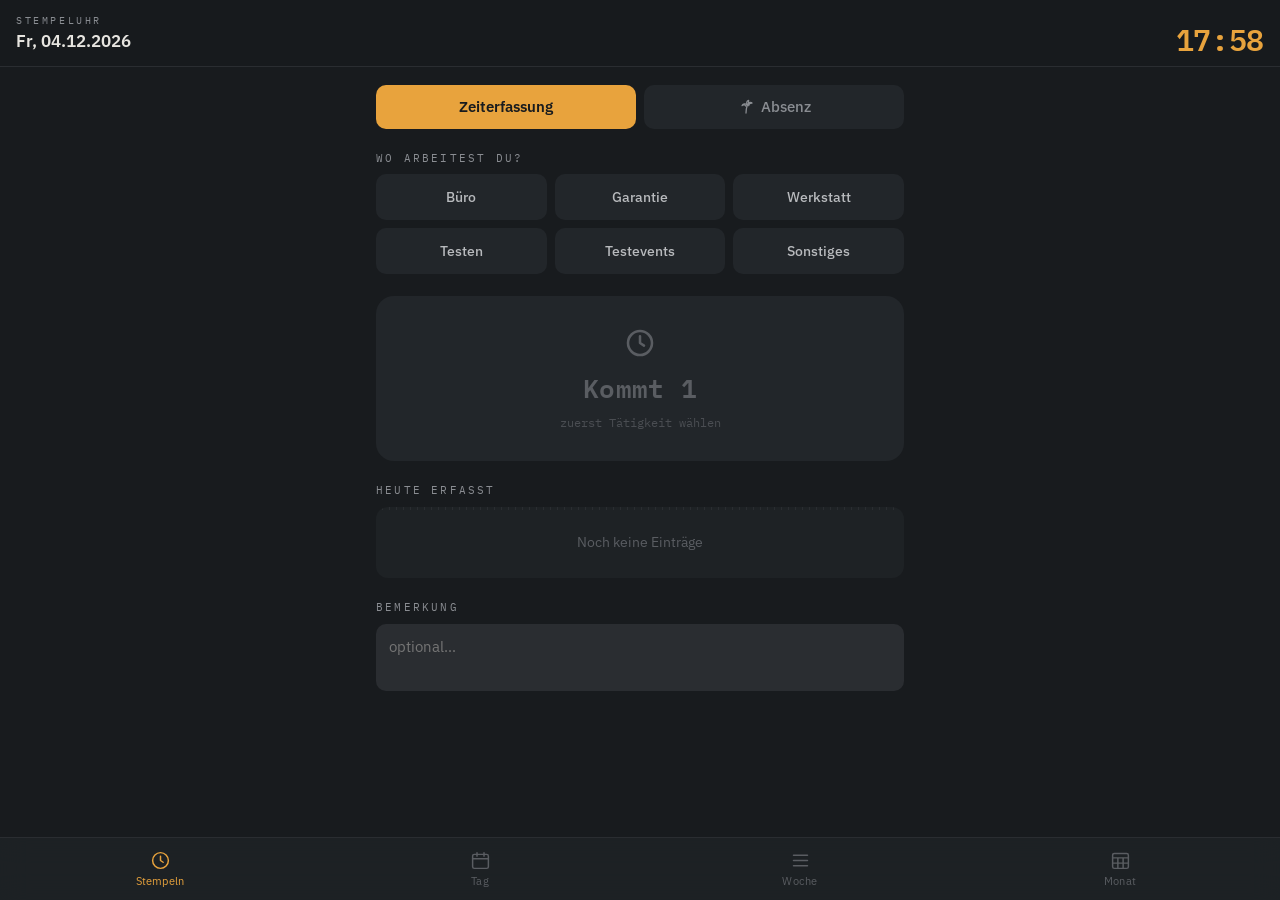
<file: index.html>
<!DOCTYPE html>
<html lang="de">
  <head>
    <meta charset="utf-8" />
    <meta name="viewport" content="width=device-width, initial-scale=1, viewport-fit=cover, maximum-scale=1" />
    <title>Stempeluhr</title>

    <meta name="description" content="Mobile Arbeitszeiterfassung – offline, lokal, mit CSV-Export." />
    <meta name="theme-color" content="#181B1E" />
    <meta name="color-scheme" content="dark" />

    <!-- iOS Homescreen -->
    <meta name="apple-mobile-web-app-capable" content="yes" />
    <meta name="mobile-web-app-capable" content="yes" />
    <meta name="apple-mobile-web-app-status-bar-style" content="black-translucent" />
    <meta name="apple-mobile-web-app-title" content="Stempeluhr" />
    <link rel="apple-touch-icon" href="./icons/icon-192.png" />

    <link rel="manifest" href="./manifest.json" />
    <link rel="icon" href="./icons/icon-192.png" />

    <link rel="preconnect" href="https://fonts.googleapis.com" />
    <link rel="preconnect" href="https://fonts.gstatic.com" crossorigin />
    <link
      rel="stylesheet"
      href="https://fonts.googleapis.com/css2?family=IBM+Plex+Mono:wght@400;500;600;700&family=IBM+Plex+Sans:wght@400;500;600;700&display=swap"
    />
    <link rel="stylesheet" href="./styles.css" />
  </head>

  <body>
    <header class="topbar">
      <div class="topbar-left">
        <div class="eyebrow">Stempeluhr</div>
        <div class="topbar-date" id="topbarDate">–</div>
      </div>
      <div class="clock" id="clock">--:--</div>
    </header>

    <main id="screen" class="screen" aria-live="polite">
      <div class="loading">Lädt…</div>
    </main>

    <nav class="tabbar" id="tabbar" role="tablist" aria-label="Ansicht">
      <button class="tab" data-screen="stempeln" role="tab" aria-selected="true">
        <svg viewBox="0 0 24 24" class="tab-ico" aria-hidden="true">
          <circle cx="12" cy="12" r="9" /><path d="M12 7v5l3 2" />
        </svg>
        <span>Stempeln</span>
      </button>
      <button class="tab" data-screen="tag" role="tab" aria-selected="false">
        <svg viewBox="0 0 24 24" class="tab-ico" aria-hidden="true">
          <rect x="3" y="5" width="18" height="16" rx="2" /><path d="M3 10h18M8 3v4M16 3v4" />
        </svg>
        <span>Tag</span>
      </button>
      <button class="tab" data-screen="woche" role="tab" aria-selected="false">
        <svg viewBox="0 0 24 24" class="tab-ico" aria-hidden="true">
          <path d="M4 6h16M4 12h16M4 18h16" />
        </svg>
        <span>Woche</span>
      </button>
      <button class="tab" data-screen="monat" role="tab" aria-selected="false">
        <svg viewBox="0 0 24 24" class="tab-ico" aria-hidden="true">
          <rect x="3" y="4" width="18" height="17" rx="2" />
          <path d="M3 9h18M9 9v12M15 9v12M3 15h18" />
        </svg>
        <span>Monat</span>
      </button>
    </nav>

    <div class="toast" id="toast" role="status" aria-live="polite" hidden></div>

    <script src="./db.js"></script>
    <script src="./app.js"></script>
  </body>
</html>
</file>
<file: styles.css>
/* Stempeluhr – dunkles, industrielles Design.
   Amber = Kommt / aktive Auswahl, Türkis = Geht / Absenz. */

:root {
  --bg: #181b1e;
  --surface: #1e2225;
  --surface-2: #22262a;
  --surface-3: #2a2d31;
  --line: #2a2d31;
  --line-soft: #34383d;
  --text: #e7e5e0;
  --text-2: #b8babd;
  --muted: #8a8d92;
  --dim: #5a5d62;
  --amber: #e8a33d;
  --amber-lite: #ffc46b;
  --teal: #4fb8a8;
  --teal-lite: #7fddd0;
  --danger: #d9646a;

  --mono: 'IBM Plex Mono', ui-monospace, SFMono-Regular, Menlo, Consolas, monospace;
  --sans: 'IBM Plex Sans', -apple-system, BlinkMacSystemFont, 'Segoe UI', Roboto, sans-serif;

  --pad: 16px;
  --radius: 12px;
  --tabbar-h: 62px;
  --safe-top: env(safe-area-inset-top, 0px);
  --safe-bottom: env(safe-area-inset-bottom, 0px);
}

* {
  box-sizing: border-box;
  -webkit-tap-highlight-color: transparent;
}

html,
body {
  margin: 0;
  padding: 0;
  background: var(--bg);
  color: var(--text);
  font-family: var(--sans);
  font-size: 16px;
  line-height: 1.4;
  overscroll-behavior-y: none;
}

body {
  min-height: 100vh;
  min-height: 100dvh;
  -webkit-font-smoothing: antialiased;
}

button {
  font-family: inherit;
  font-size: inherit;
  color: inherit;
  border: none;
  background: none;
  cursor: pointer;
}

input,
textarea,
select {
  font-family: inherit;
  font-size: 16px; /* verhindert Auto-Zoom auf iOS */
  color: var(--text);
}

.mono {
  font-family: var(--mono);
  font-variant-numeric: tabular-nums;
}

/* ---------- Topbar ---------- */

.topbar {
  position: sticky;
  top: 0;
  z-index: 20;
  display: flex;
  align-items: flex-end;
  justify-content: space-between;
  gap: 12px;
  padding: calc(var(--safe-top) + 14px) var(--pad) 12px;
  background: rgba(24, 27, 30, 0.94);
  backdrop-filter: blur(12px);
  -webkit-backdrop-filter: blur(12px);
  border-bottom: 1px solid var(--line);
}

.eyebrow {
  font-family: var(--mono);
  font-size: 10px;
  letter-spacing: 0.26em;
  text-transform: uppercase;
  color: var(--muted);
}

.topbar-date {
  font-size: 17px;
  font-weight: 600;
  margin-top: 2px;
}

.clock {
  font-family: var(--mono);
  font-variant-numeric: tabular-nums;
  font-size: 30px;
  font-weight: 600;
  line-height: 1;
  color: var(--amber);
  letter-spacing: -0.01em;
}

/* ---------- Screen ---------- */

.screen {
  padding: 18px var(--pad) calc(var(--tabbar-h) + var(--safe-bottom) + 28px);
  max-width: 560px;
  margin: 0 auto;
}

.loading {
  padding: 60px 0;
  text-align: center;
  font-family: var(--mono);
  font-size: 13px;
  letter-spacing: 0.2em;
  color: var(--amber);
}

.section {
  margin-top: 22px;
}
.section:first-child {
  margin-top: 0;
}

.label {
  font-family: var(--mono);
  font-size: 11px;
  letter-spacing: 0.2em;
  text-transform: uppercase;
  color: var(--muted);
  margin-bottom: 8px;
  display: block;
}

.hint {
  font-size: 11.5px;
  color: var(--dim);
  line-height: 1.5;
  margin-top: 10px;
}
.hint.center {
  text-align: center;
}

/* ---------- Segmented control ---------- */

.seg {
  display: flex;
  gap: 8px;
}

.seg-btn {
  flex: 1;
  min-height: 44px;
  border-radius: 10px;
  background: var(--surface-2);
  color: var(--muted);
  font-size: 14.5px;
  font-weight: 500;
  display: flex;
  align-items: center;
  justify-content: center;
  gap: 7px;
  transition: background 0.15s, color 0.15s;
}

.seg-btn[aria-pressed='true'] {
  background: var(--amber);
  color: var(--bg);
  font-weight: 600;
}

.seg-btn.teal[aria-pressed='true'] {
  background: var(--teal);
  color: var(--bg);
}

.seg-btn svg {
  width: 16px;
  height: 16px;
}

/* ---------- Chips ---------- */

.chip-grid {
  display: grid;
  grid-template-columns: repeat(3, 1fr);
  gap: 8px;
}

.chip-row {
  display: flex;
  flex-wrap: wrap;
  gap: 8px;
}

.chip {
  min-height: 46px;
  padding: 6px 10px;
  border-radius: 10px;
  border: 2px solid transparent;
  background: var(--surface-2);
  color: var(--text-2);
  font-size: 14px;
  font-weight: 500;
  display: inline-flex;
  align-items: center;
  justify-content: center;
  gap: 6px;
  text-align: center;
  transition: transform 0.12s, background 0.12s, border-color 0.12s, box-shadow 0.12s;
}

.chip-row .chip {
  min-height: 42px;
  border-radius: 999px;
  padding: 6px 16px;
}

.chip .check {
  width: 15px;
  height: 15px;
  flex: none;
  display: none;
}

.chip[aria-pressed='true'] {
  background: var(--amber);
  color: var(--bg);
  border-color: var(--amber-lite);
  font-weight: 700;
  transform: scale(1.04);
  box-shadow: 0 0 0 3px rgba(232, 163, 61, 0.25);
}

.chip.teal[aria-pressed='true'] {
  background: var(--teal);
  border-color: var(--teal-lite);
  box-shadow: 0 0 0 3px rgba(79, 184, 168, 0.25);
}

.chip[aria-pressed='true'] .check {
  display: block;
}

.chip:active {
  transform: scale(0.97);
}

/* ---------- Stempel-Button ---------- */

.punch {
  width: 100%;
  border-radius: 18px;
  padding: 30px 16px;
  display: flex;
  flex-direction: column;
  align-items: center;
  gap: 8px;
  background: var(--surface-2);
  color: var(--dim);
  transition: transform 0.1s, background 0.15s, color 0.15s;
  border: 1px solid transparent;
}

.punch:active {
  transform: scale(0.985);
}

.punch.kommt {
  background: var(--amber);
  color: var(--bg);
  box-shadow: 0 10px 30px -14px rgba(232, 163, 61, 0.7);
}

.punch.geht {
  background: #3e4348;
  color: var(--text);
  border-color: var(--teal);
  box-shadow: 0 10px 30px -16px rgba(79, 184, 168, 0.6);
}

.punch-ico {
  width: 32px;
  height: 32px;
}

.punch-title {
  font-family: var(--mono);
  font-size: 26px;
  font-weight: 600;
  letter-spacing: 0.01em;
}

.punch-sub {
  font-family: var(--mono);
  font-size: 12px;
  opacity: 0.72;
}

/* ---------- Cards / Listen ---------- */

.card {
  background: var(--surface);
  border-radius: var(--radius);
  padding: 14px;
}

.card + .card {
  margin-top: 10px;
}

.list {
  background: var(--surface);
  border-radius: var(--radius);
  overflow: hidden;
}

.row {
  display: flex;
  align-items: center;
  justify-content: space-between;
  gap: 10px;
  padding: 11px 14px;
  min-height: 52px;
  border-top: 1px solid var(--line);
}
.row:first-child {
  border-top: none;
}

.row-left {
  display: flex;
  align-items: center;
  gap: 10px;
  min-width: 0;
}

.dot {
  width: 8px;
  height: 8px;
  border-radius: 50%;
  flex: none;
  background: var(--dim);
}
.dot.amber {
  background: var(--amber);
}
.dot.teal {
  background: var(--teal);
}

.row-title {
  font-size: 14px;
  color: var(--text-2);
  white-space: nowrap;
}

.badge {
  font-family: var(--mono);
  font-size: 11px;
  padding: 2px 6px;
  border-radius: 5px;
  background: var(--surface-3);
  color: var(--amber);
  white-space: nowrap;
  overflow: hidden;
  text-overflow: ellipsis;
}

.row-right {
  display: flex;
  align-items: center;
  gap: 6px;
  flex: none;
}

.time {
  font-family: var(--mono);
  font-variant-numeric: tabular-nums;
  font-size: 18px;
  font-weight: 500;
}

.iconbtn {
  width: 40px;
  height: 40px;
  display: inline-flex;
  align-items: center;
  justify-content: center;
  color: var(--dim);
  border-radius: 8px;
}
.iconbtn svg {
  width: 17px;
  height: 17px;
}
.iconbtn:active {
  background: var(--surface-3);
}
.iconbtn.ok {
  color: var(--teal);
}
.iconbtn.cancel {
  color: var(--muted);
}

.empty {
  background: var(--surface);
  border-radius: var(--radius);
  padding: 26px 16px;
  text-align: center;
  font-size: 14px;
  color: var(--dim);
  background-image: repeating-linear-gradient(
    90deg,
    transparent,
    transparent 6px,
    var(--line) 6px,
    var(--line) 7px
  );
  background-size: 100% 3px;
  background-repeat: no-repeat;
  background-position: 0 0;
}

.total {
  display: flex;
  justify-content: space-between;
  align-items: baseline;
  padding: 12px 4px 0;
  font-size: 14px;
  color: var(--muted);
}

.total strong {
  font-family: var(--mono);
  font-variant-numeric: tabular-nums;
  font-size: 17px;
  font-weight: 600;
  color: var(--amber);
}

/* ---------- Inputs ---------- */

.input {
  width: 100%;
  background: var(--surface-3);
  border: 1px solid transparent;
  border-radius: 10px;
  padding: 11px 12px;
  outline: none;
  min-height: 46px;
}

.input:focus {
  border-color: var(--amber);
}

.input.mono {
  font-family: var(--mono);
  font-size: 18px;
}

.input.time-input {
  font-family: var(--mono);
  font-size: 17px;
  min-width: 108px;
  width: auto;
  padding: 8px 10px;
  min-height: 40px;
}

textarea.input {
  resize: none;
  line-height: 1.45;
  font-size: 15px;
}

textarea.input:focus {
  border-color: var(--amber);
}

.field + .field {
  margin-top: 14px;
}

/* ---------- Buttons ---------- */

.btn {
  width: 100%;
  min-height: 48px;
  border-radius: 10px;
  background: var(--surface-3);
  color: var(--text);
  font-size: 14.5px;
  font-weight: 500;
  display: flex;
  align-items: center;
  justify-content: center;
  gap: 8px;
  transition: transform 0.1s, opacity 0.15s;
}

.btn:active {
  transform: scale(0.985);
}

.btn svg {
  width: 17px;
  height: 17px;
}

.btn.primary {
  background: var(--amber);
  color: var(--bg);
  font-weight: 600;
}

.btn.teal {
  background: var(--teal);
  color: var(--bg);
  font-weight: 600;
}

.btn.ghost {
  background: var(--surface-2);
  color: var(--muted);
  width: auto;
  padding: 0 18px;
  flex: none;
}

.btn.dashed {
  background: transparent;
  border: 1px dashed var(--line-soft);
  color: var(--muted);
}

.btn:disabled {
  opacity: 0.32;
  pointer-events: none;
}

.btn-row {
  display: flex;
  gap: 8px;
  margin-top: 12px;
}

.btn-row .btn {
  margin-top: 0;
}

.btn + .btn,
.list + .btn,
.empty + .btn,
.total + .btn {
  margin-top: 12px;
}

/* ---------- Datums-Navigation ---------- */

.navrow {
  display: flex;
  align-items: center;
  justify-content: space-between;
  gap: 8px;
  margin-bottom: 10px;
}

.navrow .nav-title {
  font-size: 15px;
  font-weight: 600;
  text-align: center;
  flex: 1;
}

.navrow .nav-title small {
  display: block;
  font-family: var(--mono);
  font-size: 10.5px;
  letter-spacing: 0.18em;
  text-transform: uppercase;
  color: var(--muted);
  font-weight: 400;
  margin-top: 2px;
}

.navbtn {
  width: 44px;
  height: 44px;
  border-radius: 10px;
  display: inline-flex;
  align-items: center;
  justify-content: center;
  color: var(--text-2);
  background: var(--surface-2);
  flex: none;
}
.navbtn svg {
  width: 18px;
  height: 18px;
}
.navbtn:active {
  background: var(--surface-3);
}

.today-link {
  display: block;
  margin: 0 auto;
  font-size: 12.5px;
  color: var(--amber);
  padding: 8px 12px;
}

/* ---------- Wochenliste ---------- */

.week-row {
  display: flex;
  align-items: center;
  justify-content: space-between;
  gap: 10px;
  width: 100%;
  padding: 12px 14px;
  min-height: 52px;
  border-top: 1px solid var(--line);
  text-align: left;
}
.week-row:first-child {
  border-top: none;
}
.week-row.is-today {
  background: var(--surface-2);
}
.week-row.weekend .wd {
  color: var(--dim);
}

.wd {
  font-family: var(--mono);
  font-size: 14px;
  color: var(--muted);
  width: 26px;
  flex: none;
}
.week-row.is-today .wd {
  color: var(--amber);
}

.wdate {
  font-family: var(--mono);
  font-size: 13.5px;
  color: var(--text-2);
}

.wval {
  font-family: var(--mono);
  font-variant-numeric: tabular-nums;
  font-size: 14px;
  text-align: right;
}
.wval .none {
  color: #4a4d52;
}
.wval .abs {
  color: var(--teal);
}
.wval .cat {
  display: block;
  font-size: 10.5px;
  color: var(--dim);
  margin-top: 1px;
}

/* ---------- Monatsraster ---------- */

.month-head {
  display: grid;
  grid-template-columns: repeat(7, 1fr);
  gap: 5px;
  text-align: center;
  font-family: var(--mono);
  font-size: 10px;
  letter-spacing: 0.1em;
  color: var(--dim);
  margin-bottom: 6px;
}

.month-grid {
  display: grid;
  grid-template-columns: repeat(7, 1fr);
  gap: 5px;
}

.mcell {
  aspect-ratio: 1 / 1;
  border-radius: 10px;
  background: var(--surface);
  color: var(--text-2);
  display: flex;
  flex-direction: column;
  align-items: center;
  justify-content: center;
  gap: 3px;
  font-family: var(--mono);
  font-size: 12px;
  border: 1px solid transparent;
}

.mcell.blank {
  background: transparent;
}

.mcell.is-today {
  border-color: var(--amber);
  color: var(--amber);
  font-weight: 600;
}

.mcell.is-selected {
  background: var(--surface-3);
}

.mcell.weekend {
  background: #1a1e21;
  color: var(--dim);
}

.mdot {
  width: 6px;
  height: 6px;
  border-radius: 50%;
  background: transparent;
}
.mdot.work {
  background: var(--amber);
}
.mdot.abs {
  background: var(--teal);
}

.legend {
  display: flex;
  gap: 16px;
  justify-content: center;
  margin-top: 12px;
  font-size: 11.5px;
  color: var(--muted);
}
.legend span {
  display: inline-flex;
  align-items: center;
  gap: 6px;
}

/* ---------- Tabbar ---------- */

.tabbar {
  position: fixed;
  left: 0;
  right: 0;
  bottom: 0;
  z-index: 30;
  display: flex;
  background: rgba(30, 34, 37, 0.96);
  backdrop-filter: blur(14px);
  -webkit-backdrop-filter: blur(14px);
  border-top: 1px solid var(--line);
  padding-bottom: var(--safe-bottom);
}

.tab {
  flex: 1;
  height: var(--tabbar-h);
  display: flex;
  flex-direction: column;
  align-items: center;
  justify-content: center;
  gap: 3px;
  color: var(--dim);
  font-size: 10.5px;
  letter-spacing: 0.02em;
  transition: color 0.15s;
}

.tab-ico {
  width: 21px;
  height: 21px;
  fill: none;
  stroke: currentColor;
  stroke-width: 1.7;
  stroke-linecap: round;
  stroke-linejoin: round;
}

.tab[aria-selected='true'] {
  color: var(--amber);
}

/* ---------- Toast ---------- */

.toast {
  position: fixed;
  left: 50%;
  transform: translateX(-50%) translateY(8px);
  bottom: calc(var(--tabbar-h) + var(--safe-bottom) + 16px);
  z-index: 40;
  background: var(--surface-3);
  border: 1px solid var(--line-soft);
  color: var(--text);
  font-size: 13.5px;
  padding: 10px 16px;
  border-radius: 999px;
  box-shadow: 0 12px 30px -10px rgba(0, 0, 0, 0.7);
  opacity: 0;
  transition: opacity 0.2s, transform 0.2s;
  pointer-events: none;
  max-width: calc(100vw - 32px);
  text-align: center;
}

.toast.show {
  opacity: 1;
  transform: translateX(-50%) translateY(0);
}

/* ---------- Icons ---------- */

svg.ico {
  fill: none;
  stroke: currentColor;
  stroke-width: 1.9;
  stroke-linecap: round;
  stroke-linejoin: round;
}

svg.ico.thick {
  stroke-width: 2.8;
}

/* ---------- Update-Banner ---------- */

.updatebar {
  position: fixed;
  left: 12px;
  right: 12px;
  bottom: calc(var(--tabbar-h) + var(--safe-bottom) + 12px);
  z-index: 45;
  background: var(--surface-3);
  border: 1px solid var(--line-soft);
  border-radius: 12px;
  padding: 12px 14px;
  display: flex;
  align-items: center;
  justify-content: space-between;
  gap: 12px;
  font-size: 13.5px;
}

.updatebar button {
  color: var(--amber);
  font-weight: 600;
  padding: 6px 4px;
}

@media (prefers-reduced-motion: reduce) {
  * {
    transition: none !important;
    animation: none !important;
  }
}
</file>
